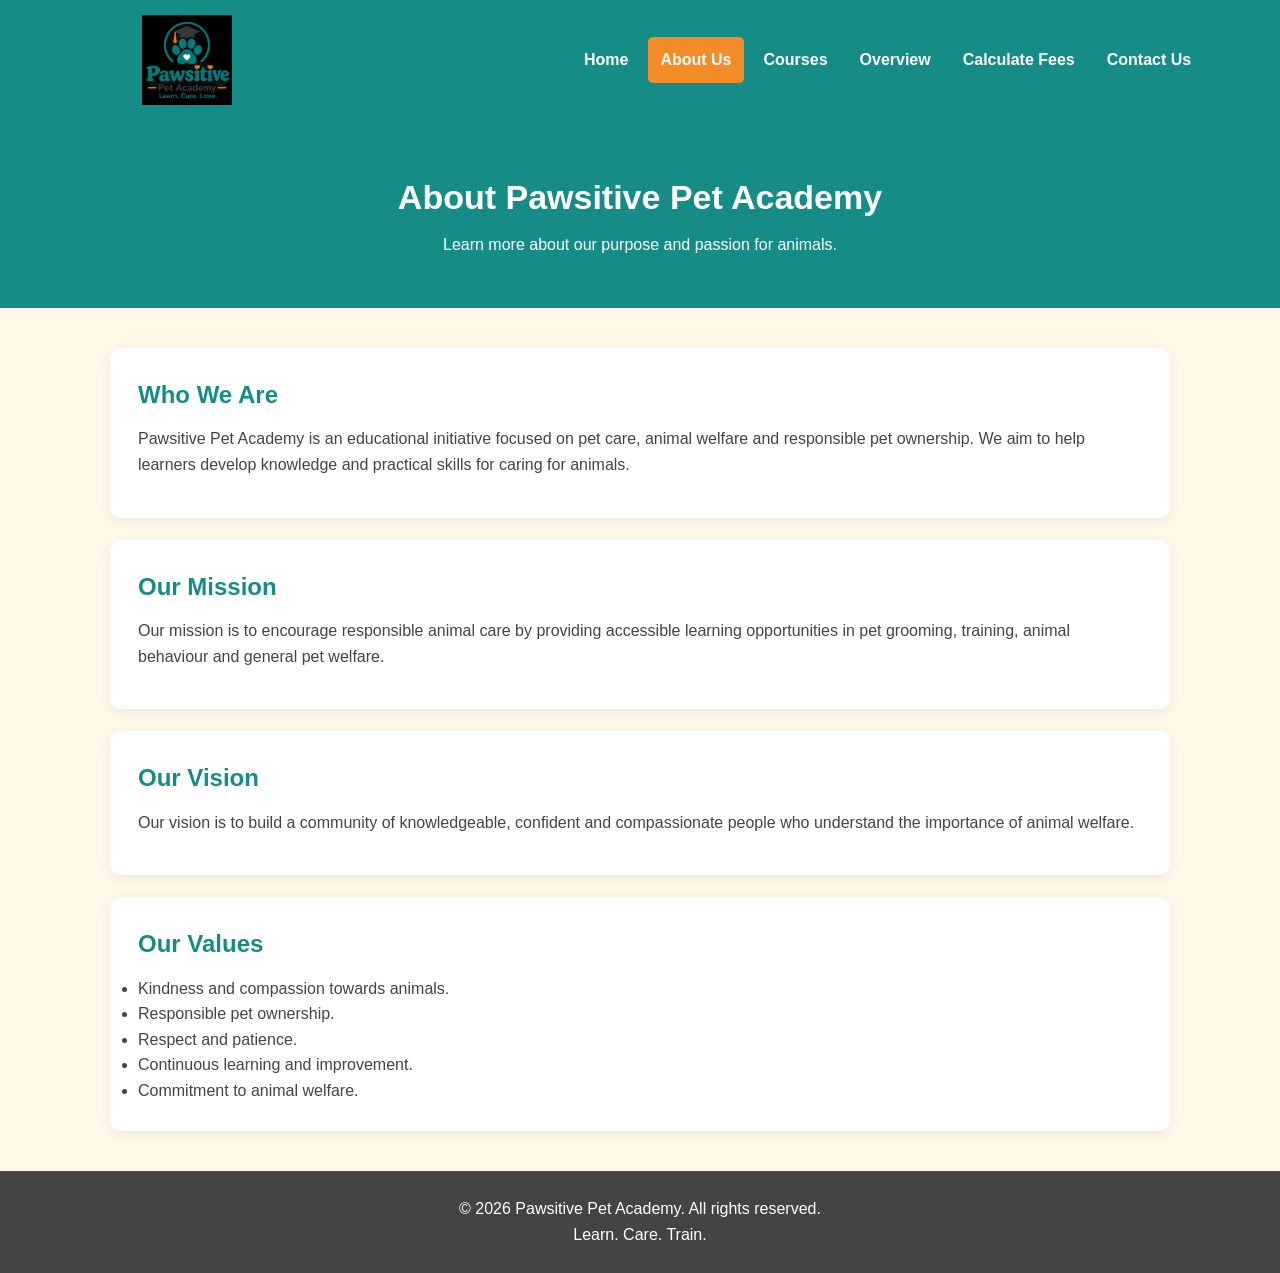
<file: about.html>
<!DOCTYPE html>
<html lang="en">
<head>
    <meta charset="UTF-8">
    <meta name="viewport" content="width=device-width, initial-scale=1.0">
    <title>About Us | Pawsitive Pet Academy</title>
    <link rel="stylesheet" href="style.css">
</head>
<body>

<header class="site-header">
    <a href="index.html" class="logo">
        <img src="images/pawsitive-logo.png" alt="Pawsitive Pet Academy logo">
    </a>
    <nav>
        <a href="index.html">Home</a>
        <a href="about.html" class="active">About Us</a>
        <a href="courses.html">Courses</a>
        <a href="overview.html">Overview</a>
        <a href="fees.html">Calculate Fees</a>
        <a href="contact.html">Contact Us</a>
    </nav>
</header>

<main>
    <section class="page-banner">
        <h1>About Pawsitive Pet Academy</h1>
        <p>Learn more about our purpose and passion for animals.</p>
    </section>

    <section class="page-content">
        <article class="content-card">
            <h2>Who We Are</h2>
            <p>
                Pawsitive Pet Academy is an educational initiative
                focused on pet care, animal welfare and responsible
                pet ownership. We aim to help learners develop
                knowledge and practical skills for caring for animals.
            </p>
        </article>

        <article class="content-card">
            <h2>Our Mission</h2>
            <p>
                Our mission is to encourage responsible animal care
                by providing accessible learning opportunities in
                pet grooming, training, animal behaviour and general
                pet welfare.
            </p>
        </article>

        <article class="content-card">
            <h2>Our Vision</h2>
            <p>
                Our vision is to build a community of knowledgeable,
                confident and compassionate people who understand
                the importance of animal welfare.
            </p>
        </article>

        <article class="content-card">
            <h2>Our Values</h2>
            <ul>
                <li>Kindness and compassion towards animals.</li>
                <li>Responsible pet ownership.</li>
                <li>Respect and patience.</li>
                <li>Continuous learning and improvement.</li>
                <li>Commitment to animal welfare.</li>
            </ul>
        </article>
    </section>
</main>

<footer>
    <p>&copy; 2026 Pawsitive Pet Academy. All rights reserved.</p>
    <p>Learn. Care. Train.</p>
</footer>

</body>
</html>
</file>
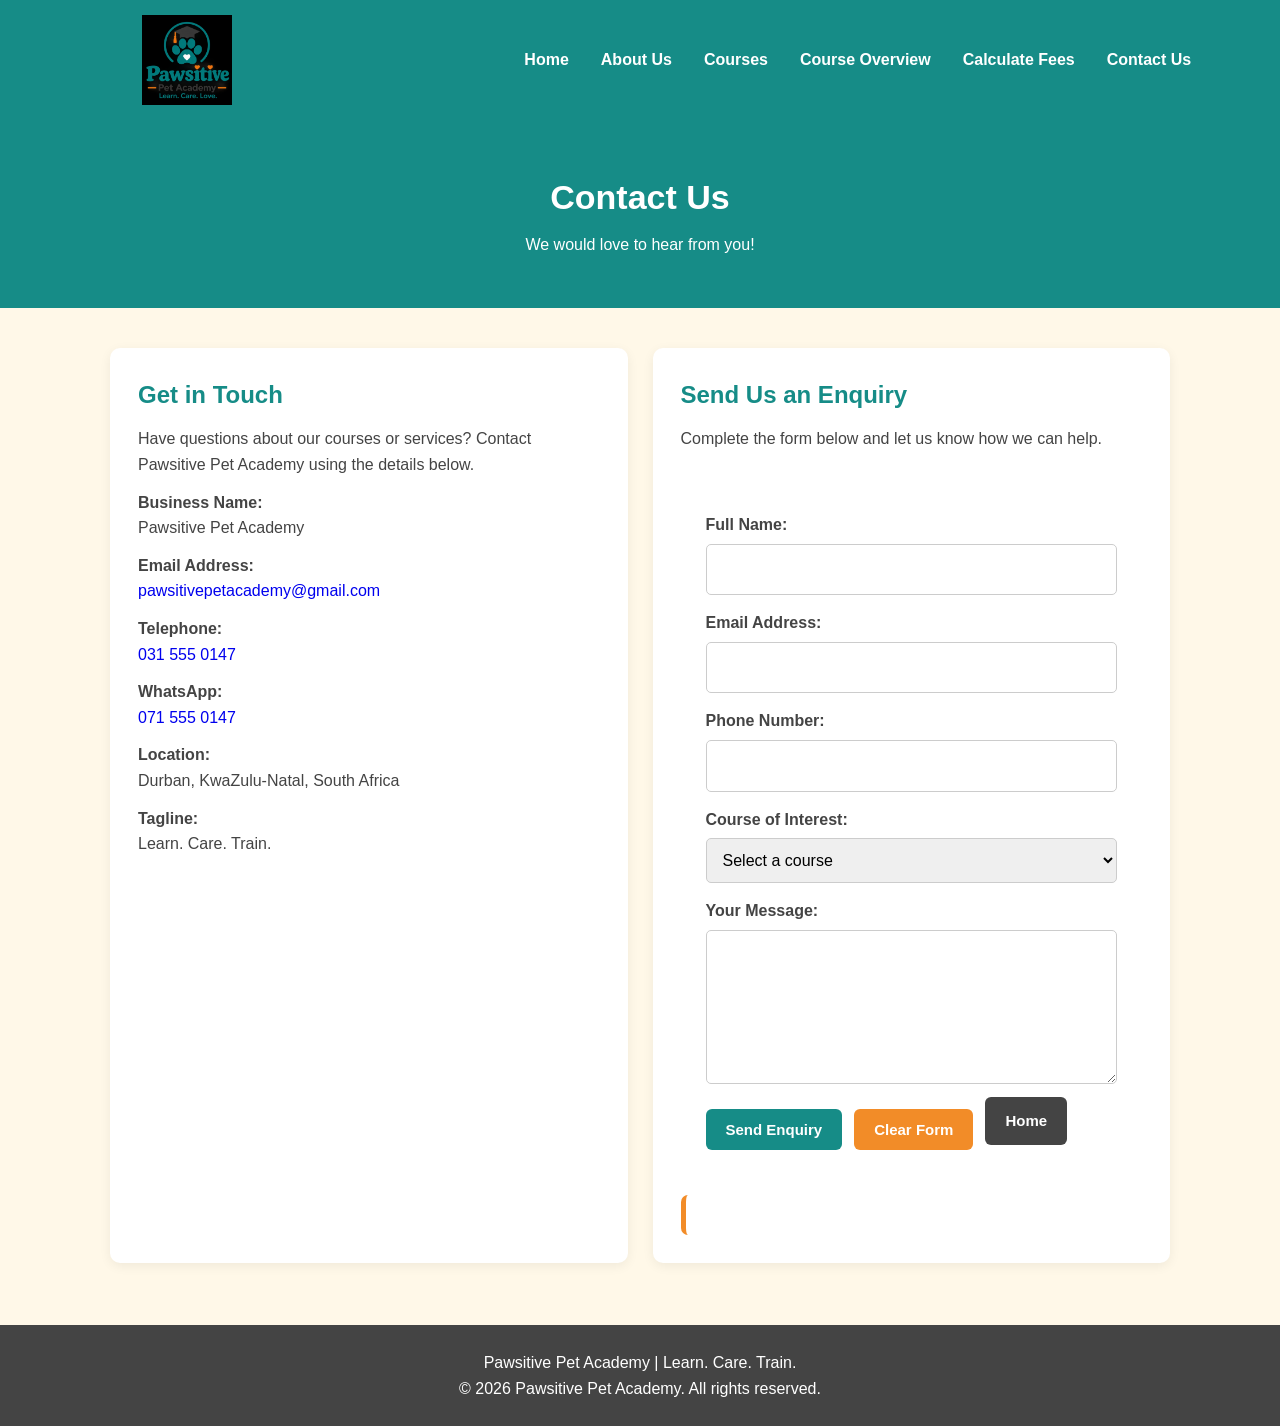
<file: contact.html>
<!DOCTYPE html>
<html lang="en">
<head>
    <meta charset="UTF-8">
    <meta name="viewport" content="width=device-width, initial-scale=1.0">
    <title>Contact Us | Pawsitive Pet Academy</title>
    <link rel="stylesheet" href="style.css">
</head>

<body>

<header class="site-header">
    <div class="logo">
        <a href="index.html">
            <img src="images/pawsitive-logo.png"
                 alt="Pawsitive Pet Academy official logo">
        </a>
    </div>

    <nav>
        <a href="index.html">Home</a>
        <a href="about.html">About Us</a>
        <a href="courses.html">Courses</a>
        <a href="overview.html">Course Overview</a>
        <a href="fees.html">Calculate Fees</a>
        <a href="contact.html">Contact Us</a>
    </nav>
</header>

<main>

    <section class="page-banner">
        <h1>Contact Us</h1>
        <p>We would love to hear from you!</p>
    </section>

    <section class="page-content">

        <div class="contact-grid">

            <!-- CONTACT DETAILS -->
            <div class="content-card">
                <h2>Get in Touch</h2>

                <p>
                    Have questions about our courses or services?
                    Contact Pawsitive Pet Academy using the details below.
                </p>

                <p><strong>Business Name:</strong><br>
                    Pawsitive Pet Academy
                </p>

                <p><strong>Email Address:</strong><br>
                    <a href="mailto:pawsitivepetacademy@gmail.com">
                        pawsitivepetacademy@gmail.com
                    </a>
                </p>

                <p><strong>Telephone:</strong><br>
                    <a href="tel:0315550147">031 555 0147</a>
                </p>

                <p><strong>WhatsApp:</strong><br>
                    <a href="https://wa.me/27715550147">
                        071 555 0147
                    </a>
                </p>

                <p><strong>Location:</strong><br>
                    Durban, KwaZulu-Natal, South Africa
                </p>

                <p><strong>Tagline:</strong><br>
                    Learn. Care. Train.
                </p>
            </div>

            <!-- CONTACT FORM -->
            <div class="content-card">
                <h2>Send Us an Enquiry</h2>

                <p>
                    Complete the form below and let us know how we can help.
                </p>

                <form id="contactForm">

                    <label for="contactName">Full Name:</label>
                    <input type="text" id="contactName"
                           name="name" required>

                    <label for="contactEmail">Email Address:</label>
                    <input type="email" id="contactEmail"
                           name="email" required>

                    <label for="contactPhone">Phone Number:</label>
                    <input type="tel" id="contactPhone"
                           name="phone">

                    <label for="contactCourse">Course of Interest:</label>
                    <select id="contactCourse" name="course" required>
                        <option value="">Select a course</option>
                        <option>Canine Obedience Training</option>
                        <option>Pet Grooming</option>
                        <option>Animal Behaviour</option>
                        <option>Pet Business Management</option>
                        <option>Puppy Care</option>
                        <option>Pet First Aid</option>
                        <option>Basic Dog Walking</option>
                        <option>General Enquiry</option>
                    </select>

                    <label for="contactMessage">Your Message:</label>
                    <textarea id="contactMessage" name="message"
                              rows="5" required></textarea>

                    <div class="form-buttons">
                        <button type="submit">Send Enquiry</button>

                        <button type="reset" class="cancel-btn">
                            Clear Form
                        </button>

                        <a href="index.html" class="home-btn">
                            Home
                        </a>
                    </div>

                </form>

                <div id="contactResult" class="result-box"
                     aria-live="polite"></div>

            </div>

        </div>

    </section>

</main>

<footer>
    <p>Pawsitive Pet Academy | Learn. Care. Train.</p>
    <p>&copy; 2026 Pawsitive Pet Academy. All rights reserved.</p>
</footer>

<script src="script.js"></script>

</body>
</html>
</file>
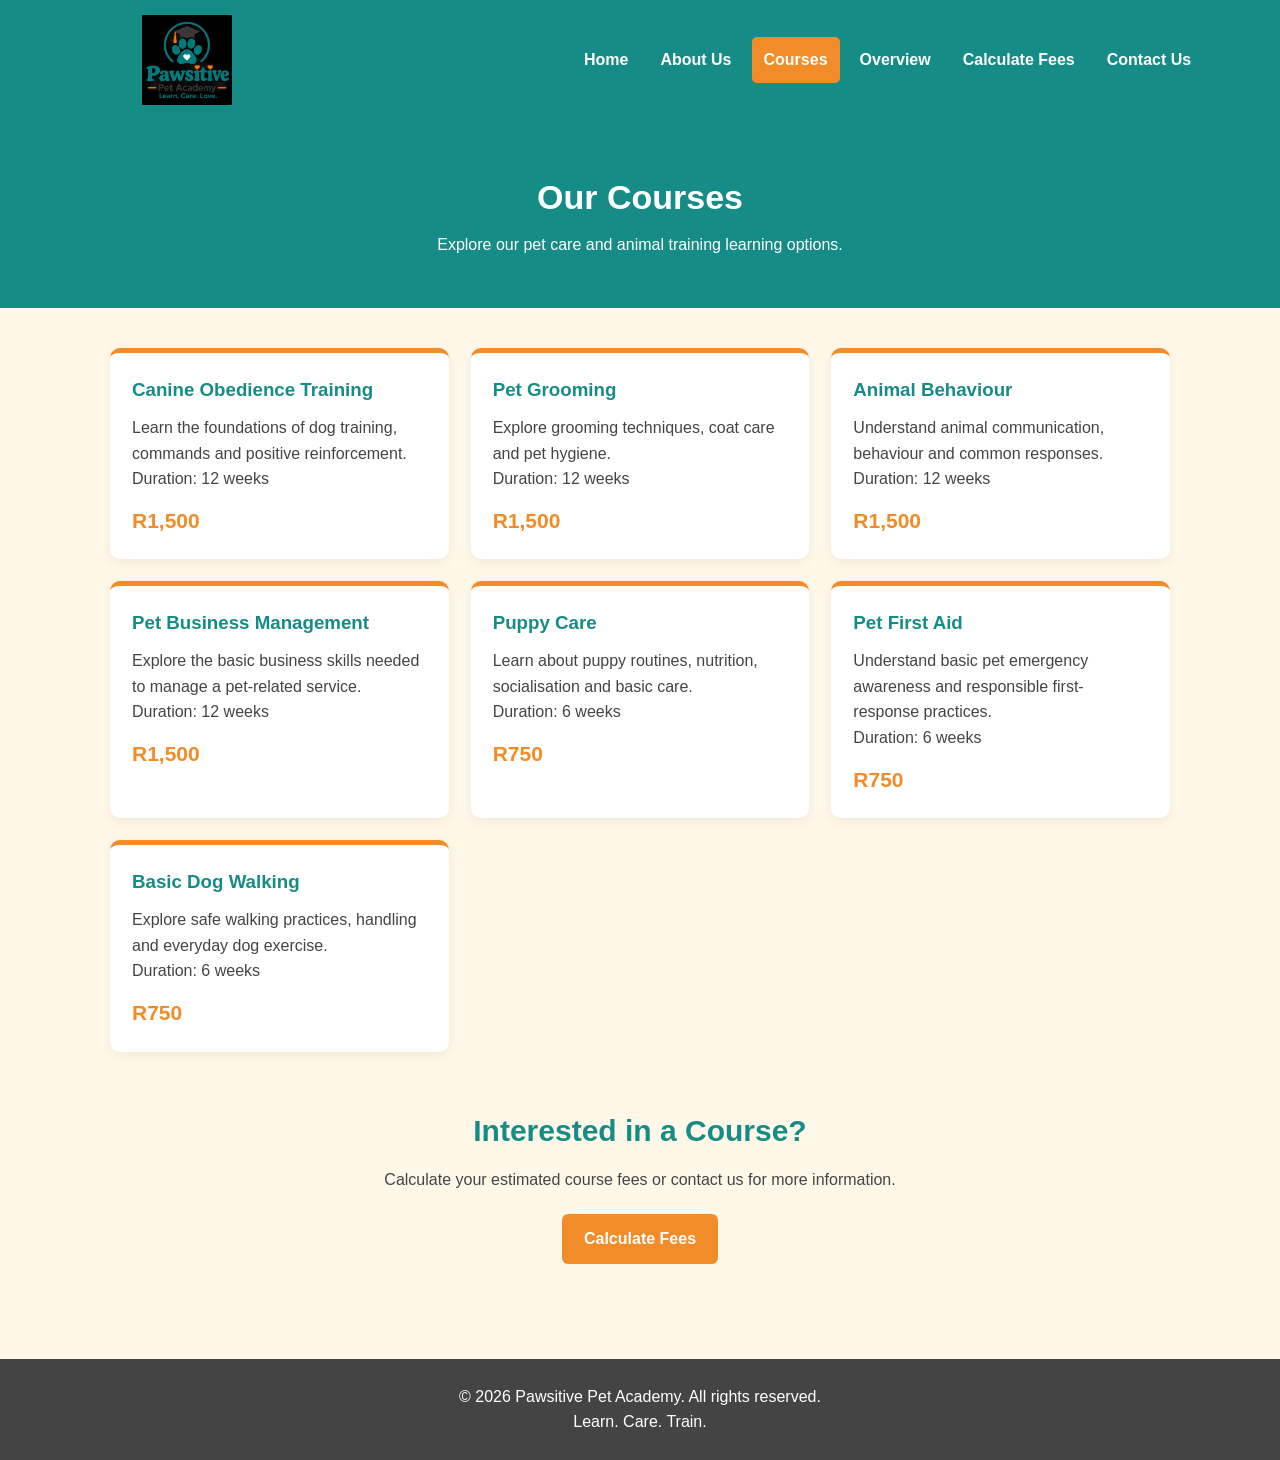
<file: courses.html>
<!DOCTYPE html>
<html lang="en">
<head>
    <meta charset="UTF-8">
    <meta name="viewport" content="width=device-width, initial-scale=1.0">
    <title>Courses | Pawsitive Pet Academy</title>
    <link rel="stylesheet" href="style.css">
</head>
<body>

<header class="site-header">
    <a href="index.html" class="logo">
        <img src="images/pawsitive-logo.png" alt="Pawsitive Pet Academy logo">
    </a>
    <nav>
        <a href="index.html">Home</a>
        <a href="about.html">About Us</a>
        <a href="courses.html" class="active">Courses</a>
        <a href="overview.html">Overview</a>
        <a href="fees.html">Calculate Fees</a>
        <a href="contact.html">Contact Us</a>
    </nav>
</header>

<main>
    <section class="page-banner">
        <h1>Our Courses</h1>
        <p>Explore our pet care and animal training learning options.</p>
    </section>

    <section class="page-content">
        <div class="card-grid">

            <article class="course-card">
                <h3>Canine Obedience Training</h3>
                <p>Learn the foundations of dog training, commands and positive reinforcement.</p>
                <p>Duration: 12 weeks</p>
                <p class="course-price">R1,500</p>
            </article>

            <article class="course-card">
                <h3>Pet Grooming</h3>
                <p>Explore grooming techniques, coat care and pet hygiene.</p>
                <p>Duration: 12 weeks</p>
                <p class="course-price">R1,500</p>
            </article>

            <article class="course-card">
                <h3>Animal Behaviour</h3>
                <p>Understand animal communication, behaviour and common responses.</p>
                <p>Duration: 12 weeks</p>
                <p class="course-price">R1,500</p>
            </article>

            <article class="course-card">
                <h3>Pet Business Management</h3>
                <p>Explore the basic business skills needed to manage a pet-related service.</p>
                <p>Duration: 12 weeks</p>
                <p class="course-price">R1,500</p>
            </article>

            <article class="course-card">
                <h3>Puppy Care</h3>
                <p>Learn about puppy routines, nutrition, socialisation and basic care.</p>
                <p>Duration: 6 weeks</p>
                <p class="course-price">R750</p>
            </article>

            <article class="course-card">
                <h3>Pet First Aid</h3>
                <p>Understand basic pet emergency awareness and responsible first-response practices.</p>
                <p>Duration: 6 weeks</p>
                <p class="course-price">R750</p>
            </article>

            <article class="course-card">
                <h3>Basic Dog Walking</h3>
                <p>Explore safe walking practices, handling and everyday dog exercise.</p>
                <p>Duration: 6 weeks</p>
                <p class="course-price">R750</p>
            </article>

        </div>

        <div class="call-to-action">
            <h2>Interested in a Course?</h2>
            <p>Calculate your estimated course fees or contact us for more information.</p>
            <a href="fees.html" class="btn primary-btn">Calculate Fees</a>
        </div>
    </section>
</main>

<footer>
    <p>&copy; 2026 Pawsitive Pet Academy. All rights reserved.</p>
    <p>Learn. Care. Train.</p>
</footer>

</body>
</html>
</file>
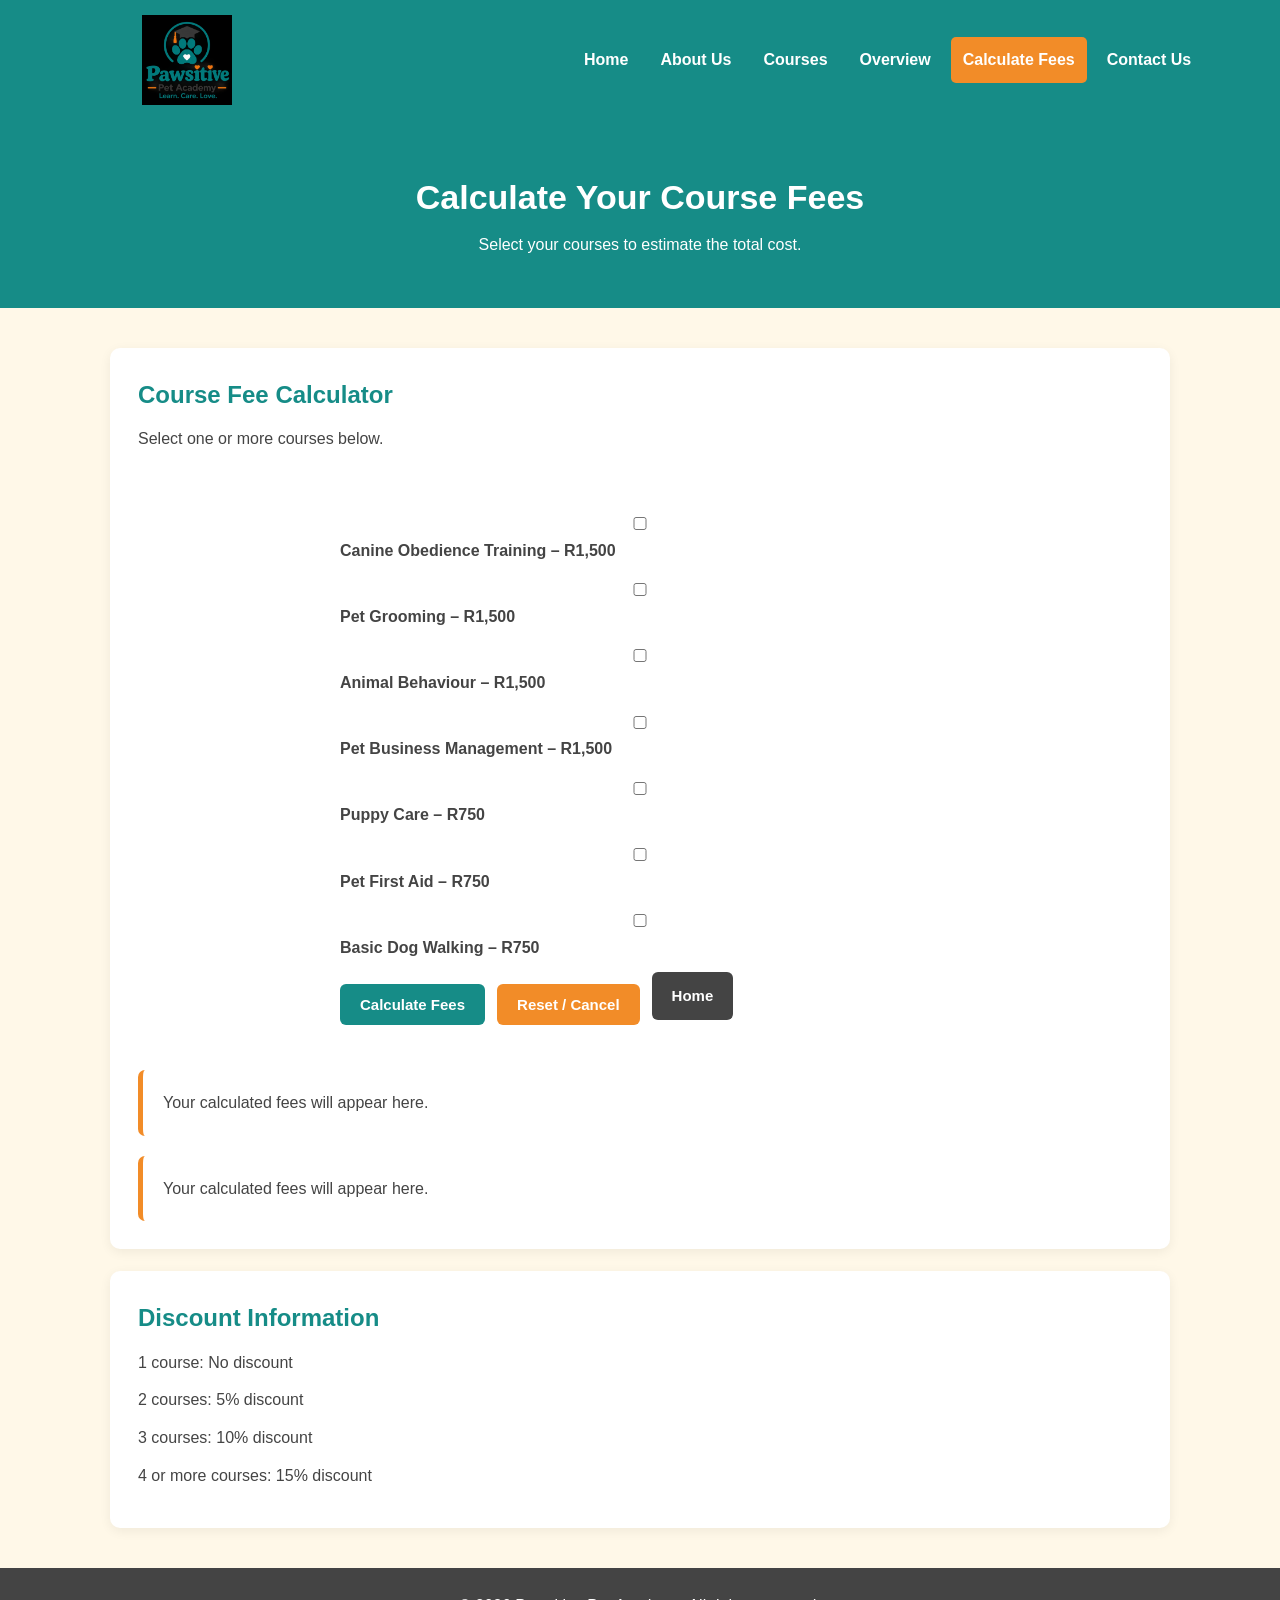
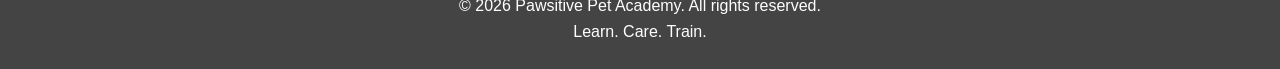
<file: fees.html>
<!DOCTYPE html>
<html lang="en">
<head>
    <meta charset="UTF-8">
    <meta name="viewport" content="width=device-width, initial-scale=1.0">
    <title>Calculate Fees | Pawsitive Pet Academy</title>
    <link rel="stylesheet" href="style.css">
    <script src="script.js" defer></script>
</head>
<body>

<header class="site-header">
    <a href="index.html" class="logo">
        <img src="images/pawsitive-logo.png" alt="Pawsitive Pet Academy logo">
    </a>
    <nav>
        <a href="index.html">Home</a>
        <a href="about.html">About Us</a>
        <a href="courses.html">Courses</a>
        <a href="overview.html">Overview</a>
        <a href="fees.html" class="active">Calculate Fees</a>
        <a href="contact.html">Contact Us</a>
    </nav>
</header>

<main>
    <section class="page-banner">
        <h1>Calculate Your Course Fees</h1>
        <p>Select your courses to estimate the total cost.</p>
    </section>

    <section class="page-content">
        <div class="content-card">
            <h2>Course Fee Calculator</h2>
            <p>Select one or more courses below.</p>

            
            <form id="feeForm">
    <label>
        <input type="checkbox" name="course" value="1500">
        Canine Obedience Training – R1,500
    </label>

    <label>
        <input type="checkbox" name="course" value="1500">
        Pet Grooming – R1,500
    </label>

    <label>
        <input type="checkbox" name="course" value="1500">
        Animal Behaviour – R1,500
    </label>

    <label>
        <input type="checkbox" name="course" value="1500">
        Pet Business Management – R1,500
    </label>

    <label>
        <input type="checkbox" name="course" value="750">
        Puppy Care – R750
    </label>

    <label>
        <input type="checkbox" name="course" value="750">
        Pet First Aid – R750
    </label>

    <label>
        <input type="checkbox" name="course" value="750">
        Basic Dog Walking – R750
    </label>

    <div class="form-buttons">
        <button type="submit">Calculate Fees</button>
        <button type="reset" class="cancel-btn">Reset / Cancel</button>
        <a href="index.html" class="home-btn">Home</a>
    </div>
</form>

<div id="feeResult" class="result-box" aria-live="polite">
    Your calculated fees will appear here.
</div>
            <div id="feeResult" class="result-box" aria-live="polite">
                Your calculated fees will appear here.
            </div>
        </div>

        <div class="content-card">
            <h2>Discount Information</h2>
            <p>1 course: No discount</p>
            <p>2 courses: 5% discount</p>
            <p>3 courses: 10% discount</p>
            <p>4 or more courses: 15% discount</p>
        </div>
    </section>
</main>

<footer>
    <p>&copy; 2026 Pawsitive Pet Academy. All rights reserved.</p>
    <p>Learn. Care. Train.</p>
</footer>

</body>
</html>
</file>
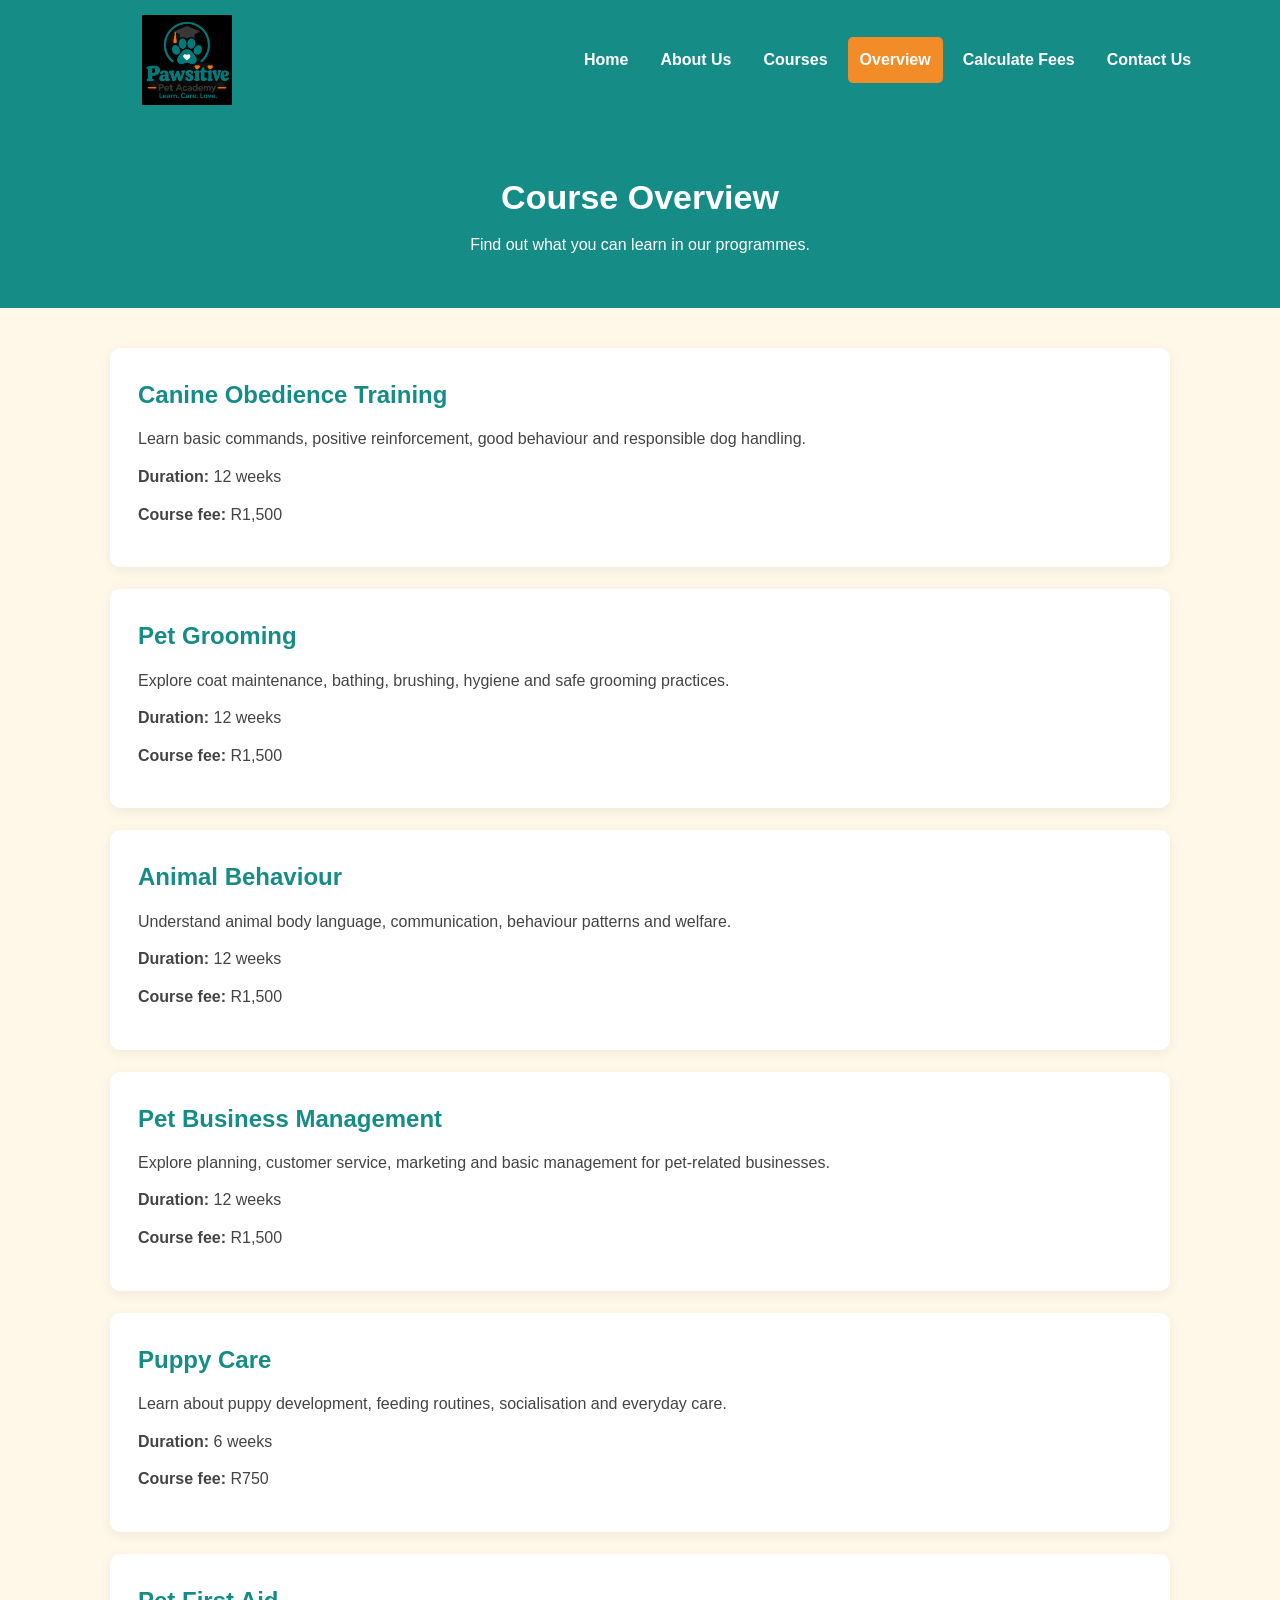
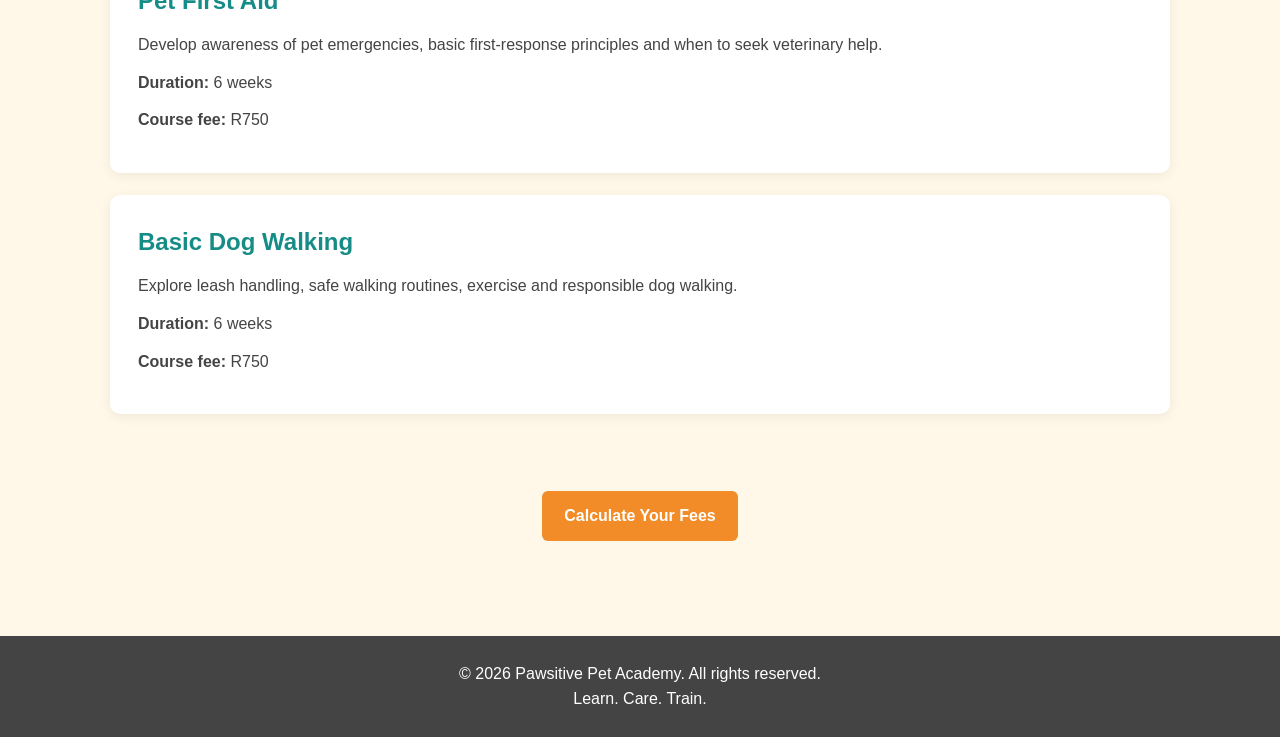
<file: overview.html>
<!DOCTYPE html>
<html lang="en">
<head>
    <meta charset="UTF-8">
    <meta name="viewport" content="width=device-width, initial-scale=1.0">
    <title>Course Overview | Pawsitive Pet Academy</title>
    <link rel="stylesheet" href="style.css">
</head>
<body>

<header class="site-header">
    <a href="index.html" class="logo">
        <img src="images/pawsitive-logo.png" alt="Pawsitive Pet Academy logo">
    </a>
    <nav>
        <a href="index.html">Home</a>
        <a href="about.html">About Us</a>
        <a href="courses.html">Courses</a>
        <a href="overview.html" class="active">Overview</a>
        <a href="fees.html">Calculate Fees</a>
        <a href="contact.html">Contact Us</a>
    </nav>
</header>

<main>
    <section class="page-banner">
        <h1>Course Overview</h1>
        <p>Find out what you can learn in our programmes.</p>
    </section>

    <section class="page-content">

        <article class="content-card">
            <h2>Canine Obedience Training</h2>
            <p>Learn basic commands, positive reinforcement, good behaviour and responsible dog handling.</p>
            <p><strong>Duration:</strong> 12 weeks</p>
            <p><strong>Course fee:</strong> R1,500</p>
        </article>

        <article class="content-card">
            <h2>Pet Grooming</h2>
            <p>Explore coat maintenance, bathing, brushing, hygiene and safe grooming practices.</p>
            <p><strong>Duration:</strong> 12 weeks</p>
            <p><strong>Course fee:</strong> R1,500</p>
        </article>

        <article class="content-card">
            <h2>Animal Behaviour</h2>
            <p>Understand animal body language, communication, behaviour patterns and welfare.</p>
            <p><strong>Duration:</strong> 12 weeks</p>
            <p><strong>Course fee:</strong> R1,500</p>
        </article>

        <article class="content-card">
            <h2>Pet Business Management</h2>
            <p>Explore planning, customer service, marketing and basic management for pet-related businesses.</p>
            <p><strong>Duration:</strong> 12 weeks</p>
            <p><strong>Course fee:</strong> R1,500</p>
        </article>

        <article class="content-card">
            <h2>Puppy Care</h2>
            <p>Learn about puppy development, feeding routines, socialisation and everyday care.</p>
            <p><strong>Duration:</strong> 6 weeks</p>
            <p><strong>Course fee:</strong> R750</p>
        </article>

        <article class="content-card">
            <h2>Pet First Aid</h2>
            <p>Develop awareness of pet emergencies, basic first-response principles and when to seek veterinary help.</p>
            <p><strong>Duration:</strong> 6 weeks</p>
            <p><strong>Course fee:</strong> R750</p>
        </article>

        <article class="content-card">
            <h2>Basic Dog Walking</h2>
            <p>Explore leash handling, safe walking routines, exercise and responsible dog walking.</p>
            <p><strong>Duration:</strong> 6 weeks</p>
            <p><strong>Course fee:</strong> R750</p>
        </article>

        <div class="call-to-action">
            <a href="fees.html" class="btn primary-btn">Calculate Your Fees</a>
        </div>

    </section>
</main>

<footer>
    <p>&copy; 2026 Pawsitive Pet Academy. All rights reserved.</p>
    <p>Learn. Care. Train.</p>
</footer>

</body>
</html>
</file>
<file: style.css>
/* PAWSITIVE PET ACADEMY WEBSITE */

/* COLOUR PALETTE */
:root {
    --teal: #168C87;
    --orange: #F28C28;
    --cream: #FFF8E8;
    --charcoal: #444444;
    --white: #FFFFFF;
}

/* GENERAL STYLING */
* {
    margin: 0;
    padding: 0;
    box-sizing: border-box;
}

body {
    font-family: Arial, sans-serif;
    background: var(--cream);
    color: var(--charcoal);
    line-height: 1.6;
}

img {
    max-width: 100%;
}

a {
    text-decoration: none;
}

/* HEADER AND NAVIGATION */
.site-header {
    background: var(--teal);
    padding: 15px 6%;
    display: flex;
    justify-content: space-between;
    align-items: center;
    flex-wrap: wrap;
    gap: 18px;
}

.logo img {
    width: 220px;
    max-height: 90px;
    object-fit: contain;
    display: block;
}

nav {
    display: flex;
    flex-wrap: wrap;
    gap: 8px;
}

nav a {
    color: var(--white);
    padding: 10px 12px;
    border-radius: 5px;
    font-weight: bold;
}

nav a:hover,
nav a.active {
    background: var(--orange);
}

/* HOME PAGE */
.hero {
    display: flex;
    align-items: center;
    gap: 40px;
    padding: 65px 8%;
}

.hero-content,
.hero-image {
    flex: 1;
}

.welcome {
    color: var(--teal);
    font-weight: bold;
    letter-spacing: 2px;
    margin-bottom: 15px;
}

.hero h1 {
    color: var(--teal);
    font-size: 42px;
    line-height: 1.2;
    margin-bottom: 20px;
}

.hero-content > p:not(.welcome) {
    margin-bottom: 22px;
}

.hero-image img {
    width: 100%;
    height: 370px;
    object-fit: cover;
    border-radius: 15px;
    box-shadow: 0 5px 15px #00000025;
}

.hero-buttons {
    display: flex;
    flex-wrap: wrap;
    gap: 12px;
}

/* BUTTONS */
.btn {
    display: inline-block;
    padding: 12px 22px;
    border-radius: 6px;
    font-weight: bold;
    transition: 0.3s;
}

.primary-btn {
    background: var(--orange);
    color: var(--white);
}

.secondary-btn {
    border: 2px solid var(--teal);
    color: var(--teal);
}

.btn:hover {
    opacity: 0.85;
    transform: translateY(-2px);
}

/* HIGHLIGHT SECTION */
.highlights {
    padding: 55px 8%;
    background: var(--white);
    text-align: center;
}

.highlights h2,
.call-to-action h2 {
    color: var(--teal);
    font-size: 30px;
}

.section-intro {
    margin: 12px 0 30px;
}

.highlight-grid,
.card-grid {
    display: grid;
    grid-template-columns: repeat(3, 1fr);
    gap: 22px;
}

.highlight-card {
    background: var(--cream);
    padding: 25px;
    border-radius: 10px;
    border-bottom: 4px solid var(--orange);
}

.highlight-card span {
    font-size: 38px;
}

.highlight-card h3 {
    color: var(--teal);
    margin: 12px 0;
}

/* CALL TO ACTION */
.call-to-action {
    text-align: center;
    padding: 55px 20px;
}

.call-to-action p {
    margin: 12px 0 22px;
}

/* INNER PAGE BANNER */
.page-banner {
    background: var(--teal);
    color: var(--white);
    text-align: center;
    padding: 50px 20px;
}

.page-banner h1 {
    font-size: 34px;
    margin-bottom: 8px;
}

/* PAGE CONTENT */
.page-content {
    max-width: 1100px;
    margin: 40px auto;
    padding: 0 20px;
}

.content-card {
    background: var(--white);
    padding: 28px;
    margin-bottom: 22px;
    border-radius: 10px;
    box-shadow: 0 3px 12px #00000010;
}

.content-card h2,
.content-card h3 {
    color: var(--teal);
    margin-bottom: 12px;
}

.content-card p {
    margin-bottom: 12px;
}

/* COURSE CARDS */
.course-card {
    background: var(--white);
    padding: 22px;
    border-radius: 10px;
    border-top: 5px solid var(--orange);
    box-shadow: 0 3px 12px #00000010;
}

.course-card h3 {
    color: var(--teal);
    margin-bottom: 10px;
}

.course-price {
    color: var(--orange);
    font-size: 21px;
    font-weight: bold;
    margin-top: 12px;
}

/* COURSE IMAGES */
.course-image {
    width: 100%;
    height: 180px;
    object-fit: cover;
    border-radius: 7px;
    margin-bottom: 12px;
}

/* TABLE */
table {
    width: 100%;
    border-collapse: collapse;
    background: var(--white);
    margin: 20px 0;
}

th,
td {
    padding: 14px;
    border: 1px solid #dddddd;
    text-align: left;
}

th {
    background: var(--teal);
    color: var(--white);
}

/* FORMS */
form {
    max-width: 650px;
    margin: 20px auto;
    background: var(--white);
    padding: 25px;
    border-radius: 10px;
}

form label {
    display: block;
    font-weight: bold;
    margin: 15px 0 6px;
}

form input,
form select,
form textarea {
    width: 100%;
    padding: 12px;
    border: 1px solid #cccccc;
    border-radius: 5px;
    font: inherit;
}

form textarea {
    min-height: 130px;
    resize: vertical;
}

form button {
    margin-top: 18px;
    padding: 12px 25px;
    background: var(--orange);
    color: var(--white);
    border: none;
    border-radius: 5px;
    cursor: pointer;
    font-weight: bold;
}

form button:hover {
    background: var(--teal);
}

.result-box {
    background: var(--white);
    padding: 20px;
    border-left: 5px solid var(--orange);
    border-radius: 7px;
    margin-top: 20px;
}

/* CONTACT DETAILS */
.contact-grid {
    display: grid;
    grid-template-columns: repeat(2, 1fr);
    gap: 25px;
}

/* FOOTER */
footer {
    background: var(--charcoal);
    color: var(--white);
    text-align: center;
    padding: 25px;
    margin-top: 30px;
}

/* ACCESSIBILITY */
a:focus,
button:focus,
input:focus,
select:focus,
textarea:focus {
    outline: 3px solid var(--orange);
    outline-offset: 2px;
}

/* TABLET RESPONSIVENESS */
@media (max-width: 800px) {
    .site-header {
        flex-direction: column;
    }

    nav {
        justify-content: center;
    }

    .hero {
        flex-direction: column;
        padding: 40px 6%;
    }

    .hero h1 {
        font-size: 34px;
    }

    .highlight-grid,
    .card-grid {
        grid-template-columns: repeat(2, 1fr);
    }
}

/* MOBILE RESPONSIVENESS */
@media (max-width: 550px) {
    .logo img {
        width: 190px;
    }

    nav {
        flex-direction: column;
        width: 100%;
        text-align: center;
    }

    nav a {
        display: block;
    }

    .hero h1 {
        font-size: 28px;
    }

    .hero-image img {
        height: 250px;
    }

    .highlight-grid,
    .card-grid,
    .contact-grid {
        grid-template-columns: 1fr;
    }

    .hero-buttons {
        flex-direction: column;
    }

    .hero-buttons .btn {
        text-align: center;
    }

    table {
        font-size: 13px;
    }

    th,
    td {
        padding: 8px;
    }
}

/* FORM BUTTONS */
.form-buttons {
    display: flex;
    flex-wrap: wrap;
    gap: 12px;
    align-items: center;
}

.form-buttons button,
.home-btn {
    display: inline-block;
    padding: 12px 20px;
    border: none;
    border-radius: 6px;
    font-weight: bold;
    cursor: pointer;
    font-size: 15px;
    text-decoration: none;
}

.form-buttons button[type="submit"] {
    background-color: #168C87;
    color: white;
}

.form-buttons .cancel-btn {
    background-color: #F28C28;
    color: white;
}

.home-btn {
    background-color: #444444;
    color: white;
}

.form-buttons button:hover,
.home-btn:hover {
    opacity: 0.85;
}
</file>
